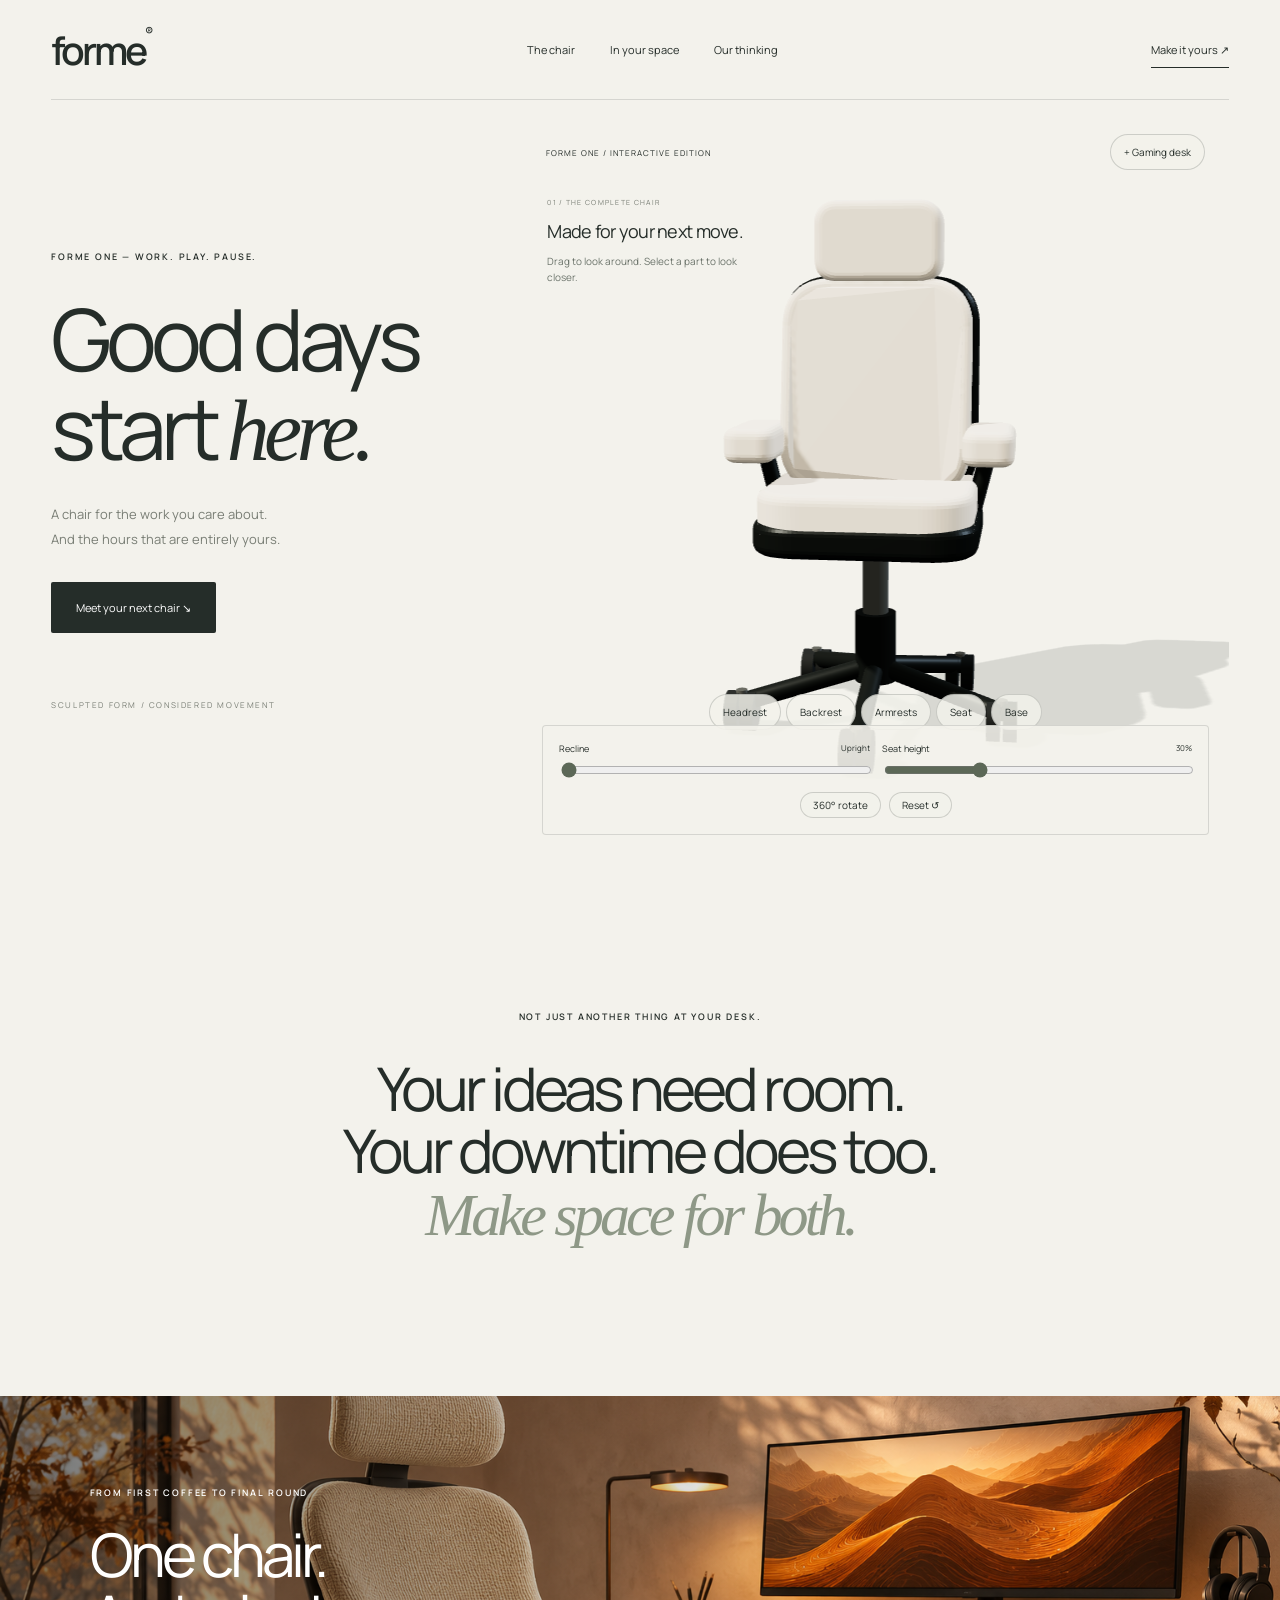
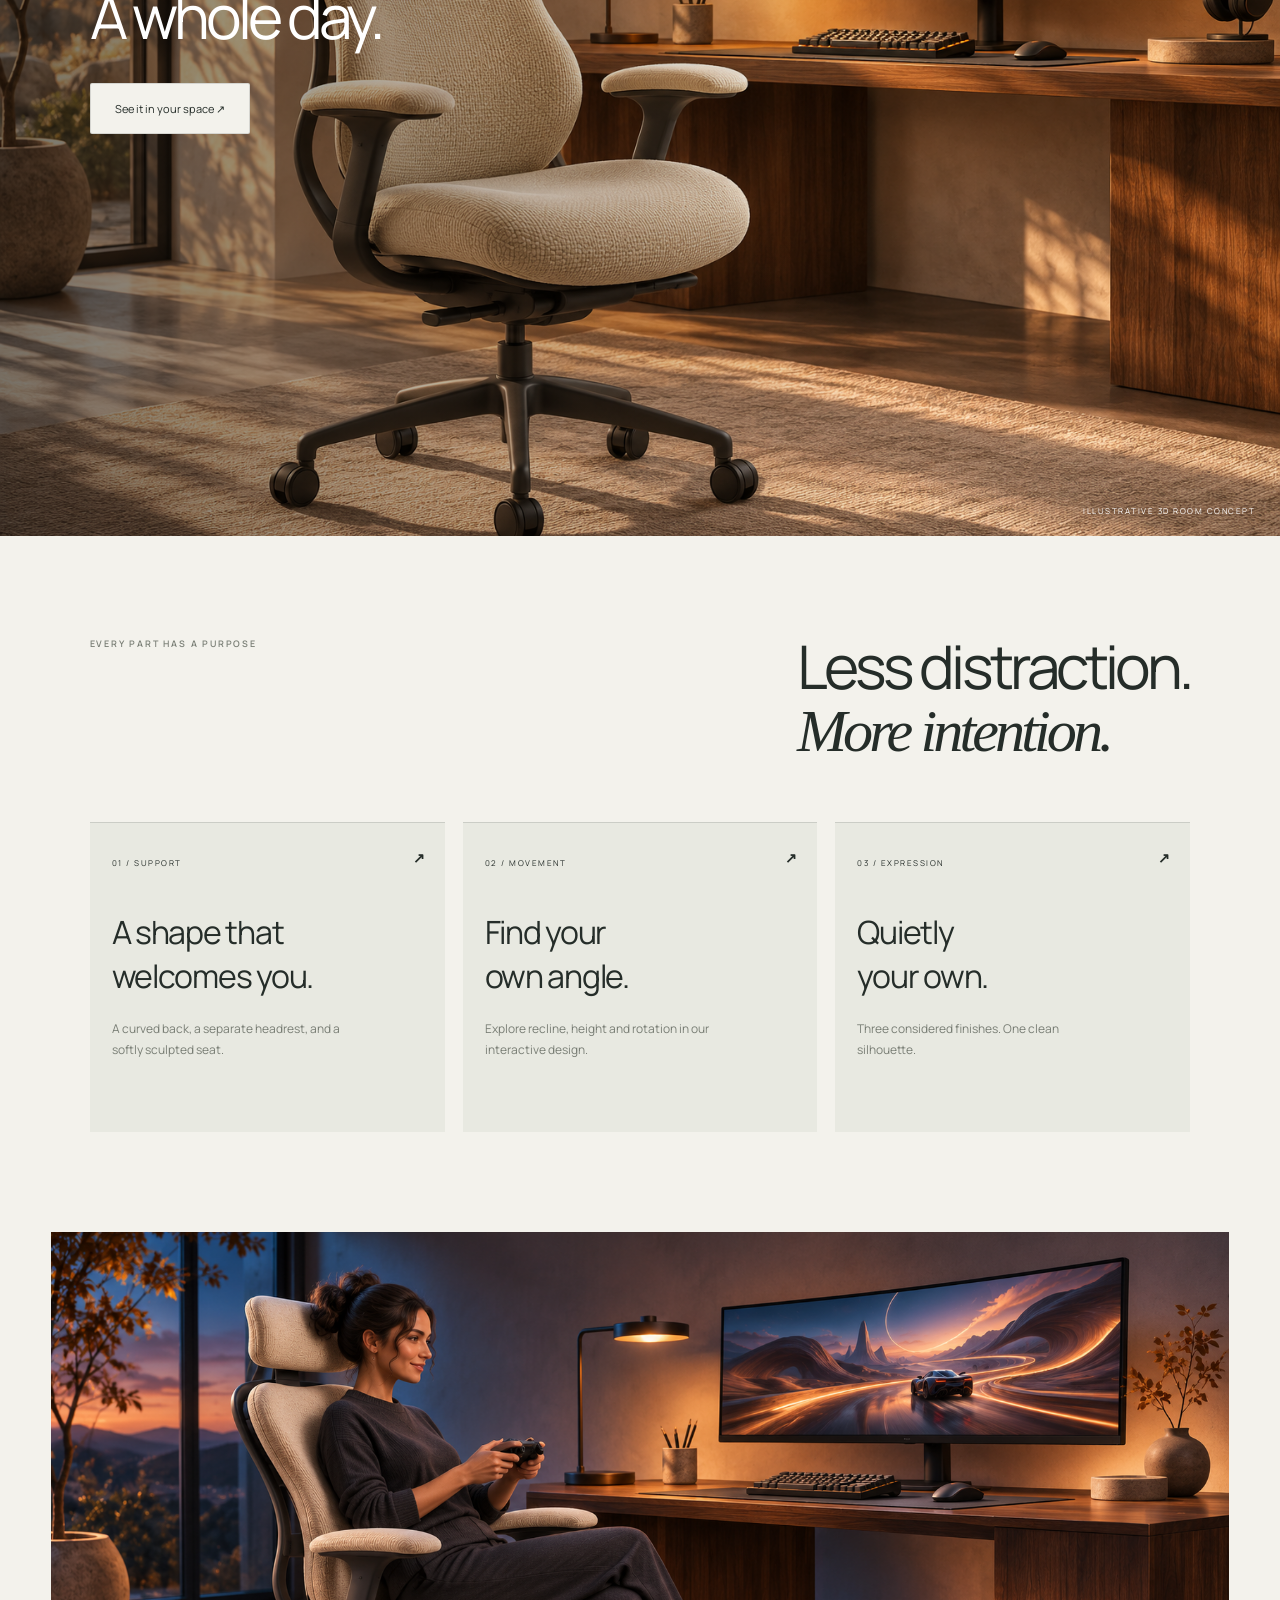
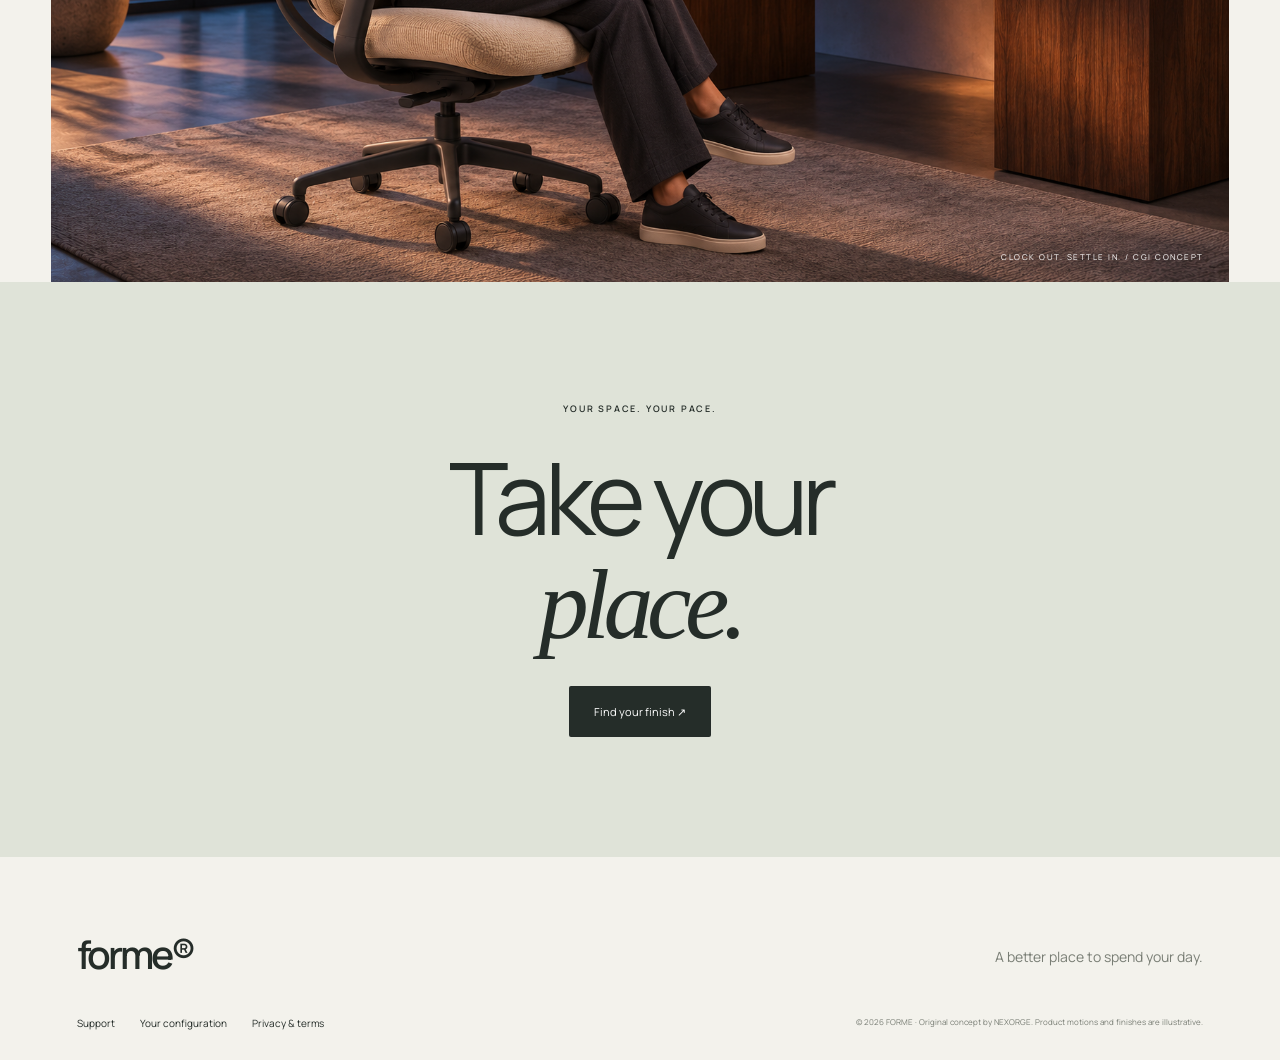
<file: index.html>
<!doctype html><html lang="en"><head><meta charset="utf-8"><meta name="viewport" content="width=device-width,initial-scale=1"><title>FORME — A place for your best work</title><meta name="description" content="FORME One. An interactive chair design for work, play and everything between."><link rel="stylesheet" href="style.css?v=2"><script defer src="assets/three.min.js"></script><script defer src="chair.js?v=2"></script><script defer src="app.js"></script></head><body><a class="skip" href="#main">Skip to content</a><header><a class="brand" href="index.html">forme<span>®</span></a><nav><a href="chair.html">The chair</a><a href="spaces.html">In your space</a><a href="story.html">Our thinking</a></nav><a class="navcta" href="configure.html">Make it yours ↗</a></header><main id="main"><section class="hero"><div class="hero-copy"><p class="eyebrow">FORME ONE — WORK. PLAY. PAUSE.</p><h1>Good days<br>start <em>here.</em></h1><p>A chair for the work you care about. <br>And the hours that are entirely yours.</p><a class="button dark" href="#explore">Meet your next chair ↘</a><span class="micro">SCULPTED FORM / CONSIDERED MOVEMENT</span></div><div id="explore"><div class="viewer"><canvas id="chair-canvas" aria-label="Interactive chair. Drag to rotate. Use the feature buttons and adjustment sliders." tabindex="0"></canvas><div class="view-top"><span>FORME ONE / INTERACTIVE EDITION</span><button id="desk" aria-pressed="false">+ Gaming desk</button></div><div class="feature-note" aria-live="polite"><span id="part-number">01 / THE COMPLETE CHAIR</span><h3 id="part-title">Made for your next move.</h3><p id="part-copy">Drag to look around. Select a part to look closer.</p></div><div class="parts" aria-label="Explore chair parts"><button data-part="head">Headrest</button><button data-part="back">Backrest</button><button data-part="arms">Armrests</button><button data-part="seat">Seat</button><button data-part="base">Base</button></div><div class="adjust"><label>Recline <input id="recline" type="range" min="0" max="32" value="0"><output id="recline-value">Upright</output></label><label>Seat height <input id="height" type="range" min="0" max="100" value="30"><output id="height-value">30%</output></label><div><button id="spin" aria-pressed="false">360° rotate</button><button id="reset">Reset ↺</button></div></div></div></div></section><section class="manifesto reveal"><p class="eyebrow">NOT JUST ANOTHER THING AT YOUR DESK.</p><h2>Your ideas need room.<br>Your downtime does too.<br><em>Make space for both.</em></h2></section><section class="image-story"><img src="assets/studio.png" alt="3D concept of the ivory FORME chair in a warm gaming studio"><div><p class="eyebrow">FROM FIRST COFFEE TO FINAL ROUND</p><h2>One chair.<br>A whole day.</h2><a class="button light" href="spaces.html">See it in your space ↗</a></div><span class="caption">ILLUSTRATIVE 3D ROOM CONCEPT</span></section><section class="section"><div class="section-head"><p class="eyebrow">EVERY PART HAS A PURPOSE</p><h2>Less distraction.<br><em>More intention.</em></h2></div><div class="cards"><a href="chair.html#details"><span>01 / SUPPORT</span><h3>A shape that<br>welcomes you.</h3><p>A curved back, a separate headrest, and a softly sculpted seat.</p><b>↗</b></a><a href="chair.html"><span>02 / MOVEMENT</span><h3>Find your<br>own angle.</h3><p>Explore recline, height and rotation in our interactive design.</p><b>↗</b></a><a href="configure.html"><span>03 / EXPRESSION</span><h3>Quietly<br>your own.</h3><p>Three considered finishes. One clean silhouette.</p><b>↗</b></a></div></section><section class="room-image evening"><img loading="lazy" src="assets/evening.png" alt="3D lifestyle concept of a woman gaming with a controller in the FORME chair"><span class="caption">CLOCK OUT. SETTLE IN. / CGI CONCEPT</span></section><section class="closing"><p class="eyebrow">YOUR SPACE. YOUR PACE.</p><h2>Take your<br><em>place.</em></h2><a class="button dark" href="configure.html">Find your finish ↗</a></section></main><footer><a class="brand" href="index.html">forme®</a><p>A better place to spend your day.</p><div><a href="support.html">Support</a><a href="configure.html">Your configuration</a><a href="privacy.html">Privacy & terms</a></div><small>© 2026 FORME · Original concept by NEXORGE. Product motions and finishes are illustrative.</small></footer></body></html>
</file>
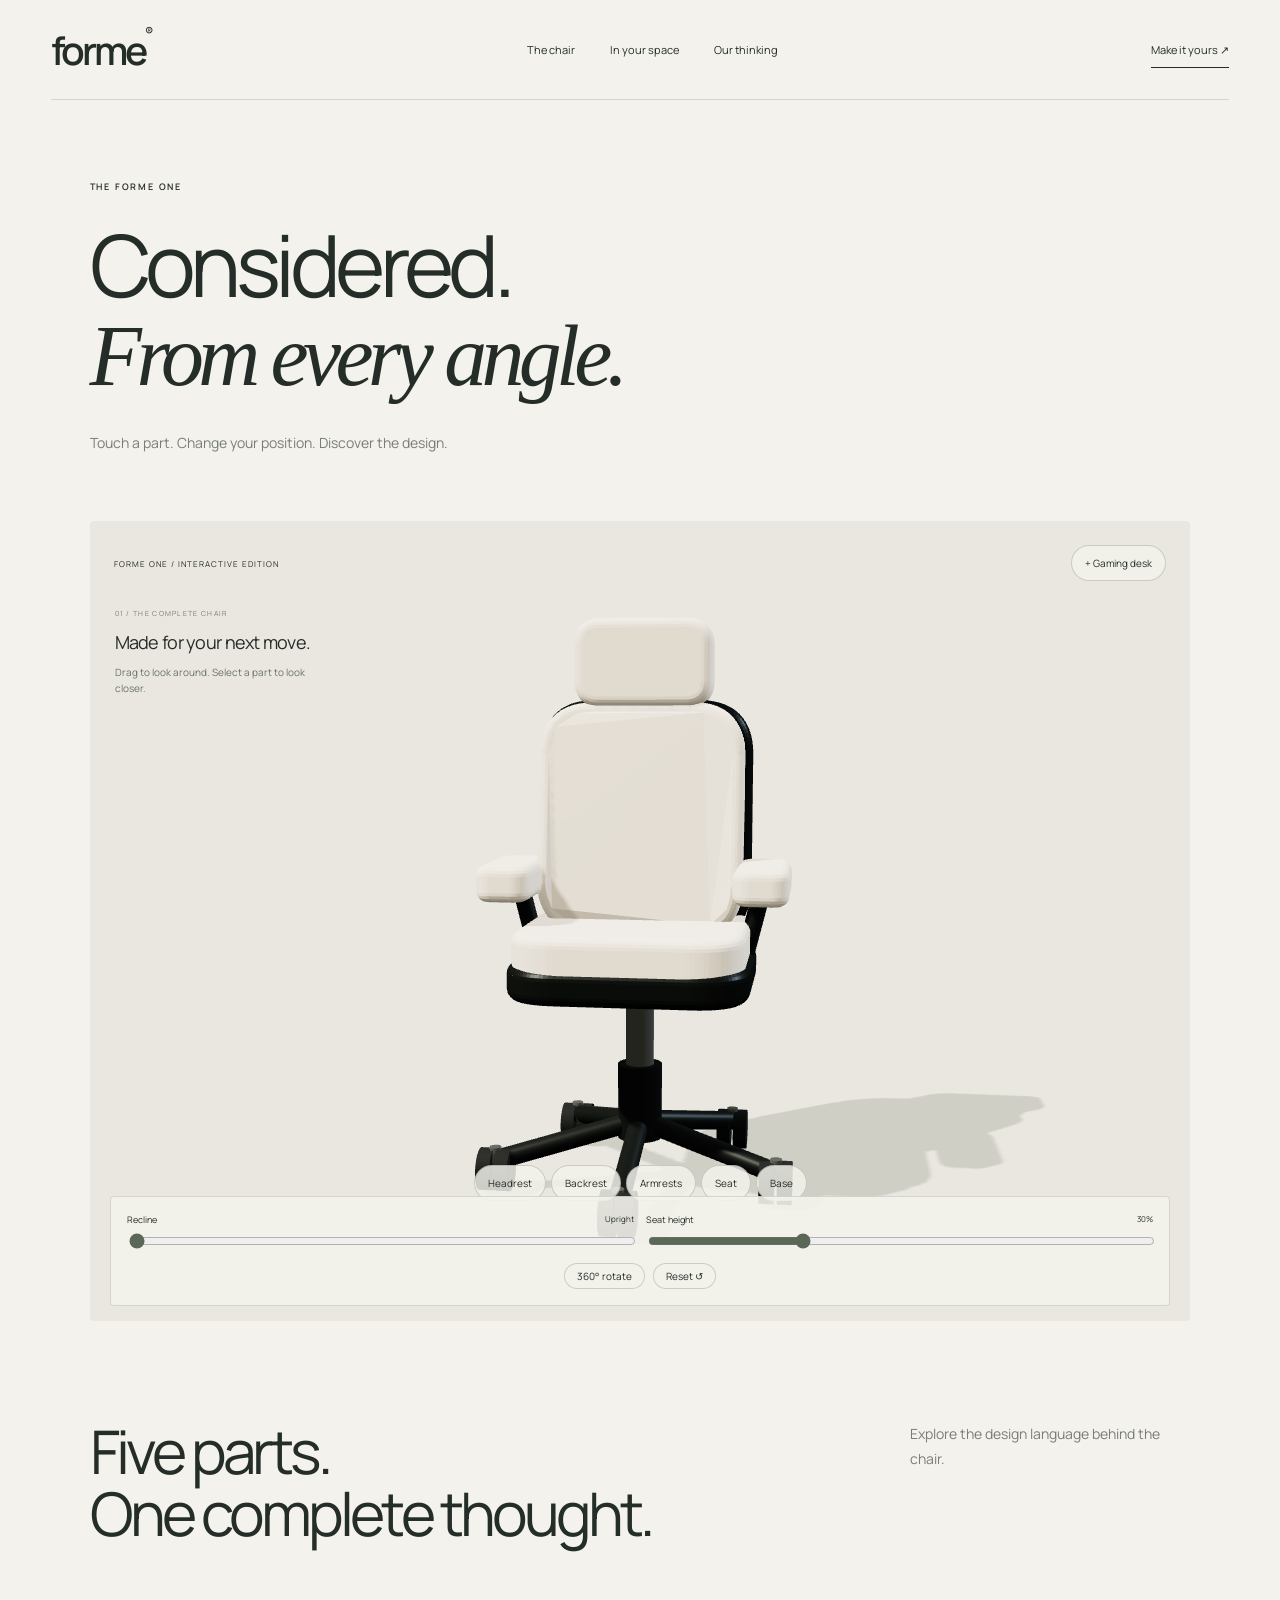
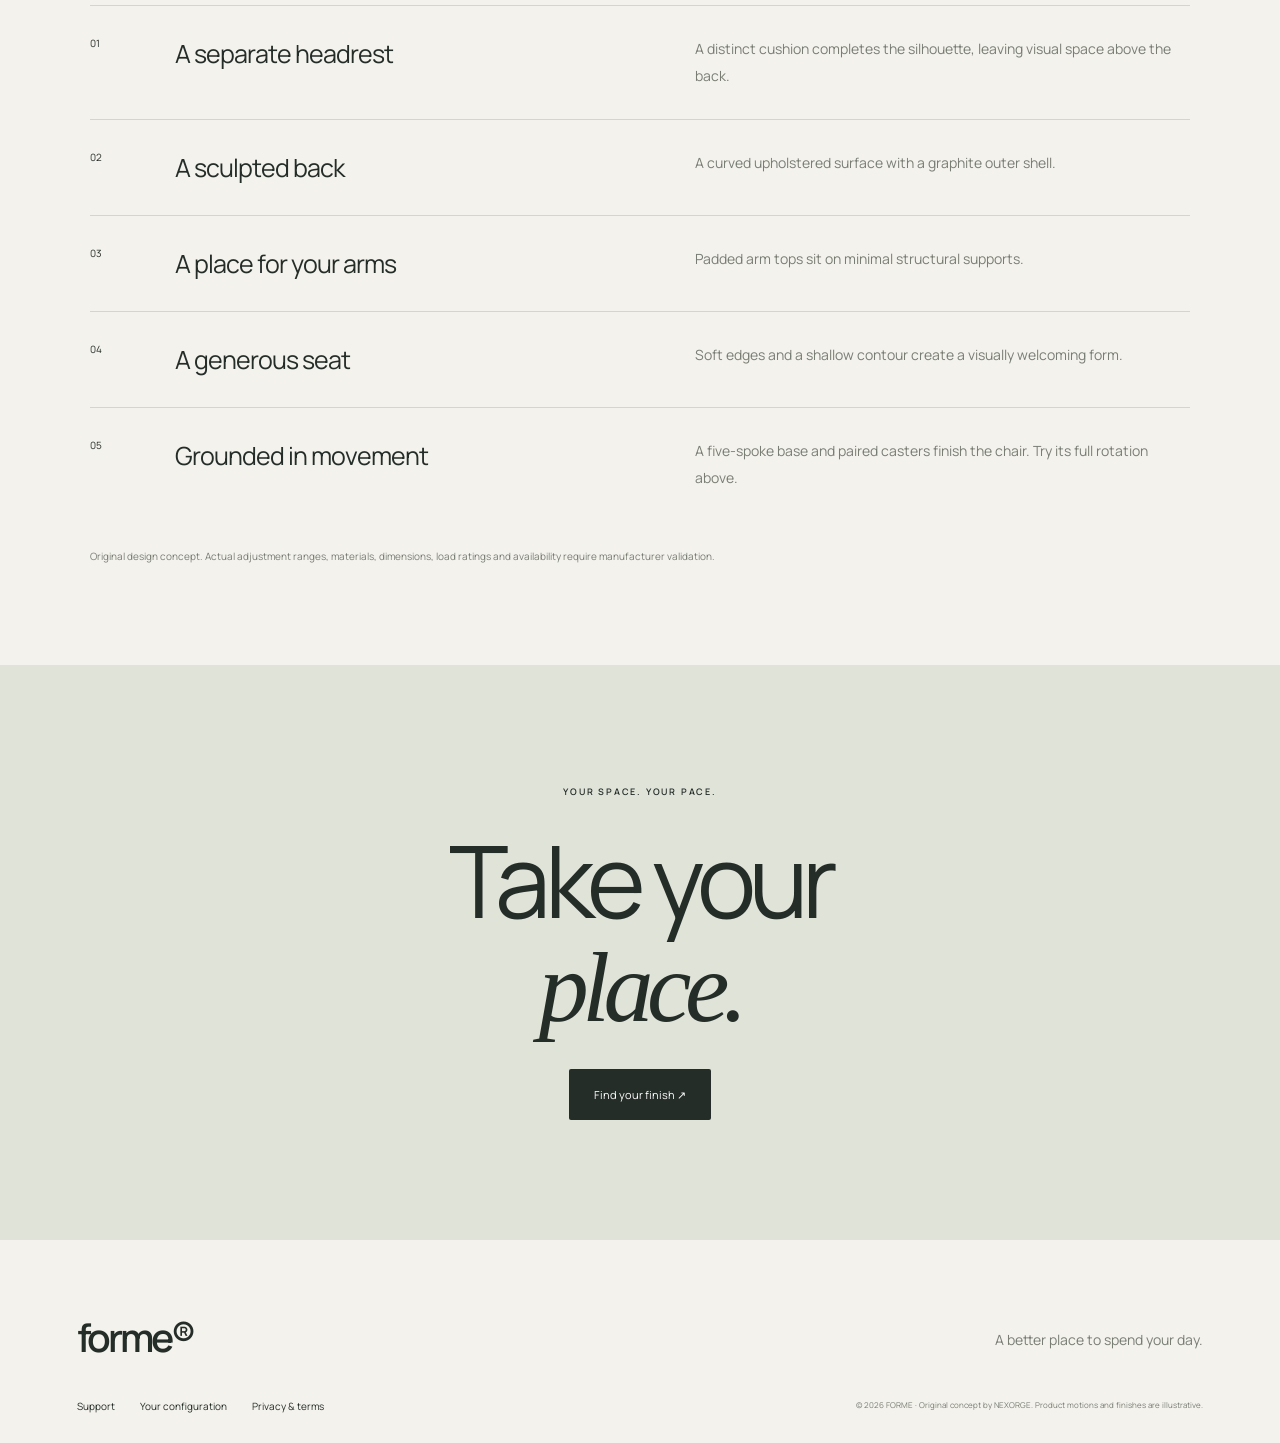
<file: chair.html>
<!doctype html><html lang="en"><head><meta charset="utf-8"><meta name="viewport" content="width=device-width,initial-scale=1"><title>FORME — Explore every detail</title><meta name="description" content="FORME One. An interactive chair design for work, play and everything between."><link rel="stylesheet" href="style.css?v=2"><script defer src="assets/three.min.js"></script><script defer src="chair.js?v=2"></script><script defer src="app.js"></script></head><body><a class="skip" href="#main">Skip to content</a><header><a class="brand" href="index.html">forme<span>®</span></a><nav><a href="chair.html">The chair</a><a href="spaces.html">In your space</a><a href="story.html">Our thinking</a></nav><a class="navcta" href="configure.html">Make it yours ↗</a></header><main id="main"><section class="page-title"><p class="eyebrow">THE FORME ONE</p><h1>Considered.<br><em>From every angle.</em></h1><p>Touch a part. Change your position. Discover the design.</p></section><div class="viewer"><canvas id="chair-canvas" aria-label="Interactive chair. Drag to rotate. Use the feature buttons and adjustment sliders." tabindex="0"></canvas><div class="view-top"><span>FORME ONE / INTERACTIVE EDITION</span><button id="desk" aria-pressed="false">+ Gaming desk</button></div><div class="feature-note" aria-live="polite"><span id="part-number">01 / THE COMPLETE CHAIR</span><h3 id="part-title">Made for your next move.</h3><p id="part-copy">Drag to look around. Select a part to look closer.</p></div><div class="parts" aria-label="Explore chair parts"><button data-part="head">Headrest</button><button data-part="back">Backrest</button><button data-part="arms">Armrests</button><button data-part="seat">Seat</button><button data-part="base">Base</button></div><div class="adjust"><label>Recline <input id="recline" type="range" min="0" max="32" value="0"><output id="recline-value">Upright</output></label><label>Seat height <input id="height" type="range" min="0" max="100" value="30"><output id="height-value">30%</output></label><div><button id="spin" aria-pressed="false">360° rotate</button><button id="reset">Reset ↺</button></div></div></div><section class="section" id="details"><div class="section-head"><h2>Five parts.<br>One complete thought.</h2><p>Explore the design language behind the chair.</p></div><div class="detail-list"><article><span>01</span><h3>A separate headrest</h3><p>A distinct cushion completes the silhouette, leaving visual space above the back.</p></article><article><span>02</span><h3>A sculpted back</h3><p>A curved upholstered surface with a graphite outer shell.</p></article><article><span>03</span><h3>A place for your arms</h3><p>Padded arm tops sit on minimal structural supports.</p></article><article><span>04</span><h3>A generous seat</h3><p>Soft edges and a shallow contour create a visually welcoming form.</p></article><article><span>05</span><h3>Grounded in movement</h3><p>A five-spoke base and paired casters finish the chair. Try its full rotation above.</p></article></div><p class="fine">Original design concept. Actual adjustment ranges, materials, dimensions, load ratings and availability require manufacturer validation.</p></section><section class="closing"><p class="eyebrow">YOUR SPACE. YOUR PACE.</p><h2>Take your<br><em>place.</em></h2><a class="button dark" href="configure.html">Find your finish ↗</a></section></main><footer><a class="brand" href="index.html">forme®</a><p>A better place to spend your day.</p><div><a href="support.html">Support</a><a href="configure.html">Your configuration</a><a href="privacy.html">Privacy & terms</a></div><small>© 2026 FORME · Original concept by NEXORGE. Product motions and finishes are illustrative.</small></footer></body></html>
</file>
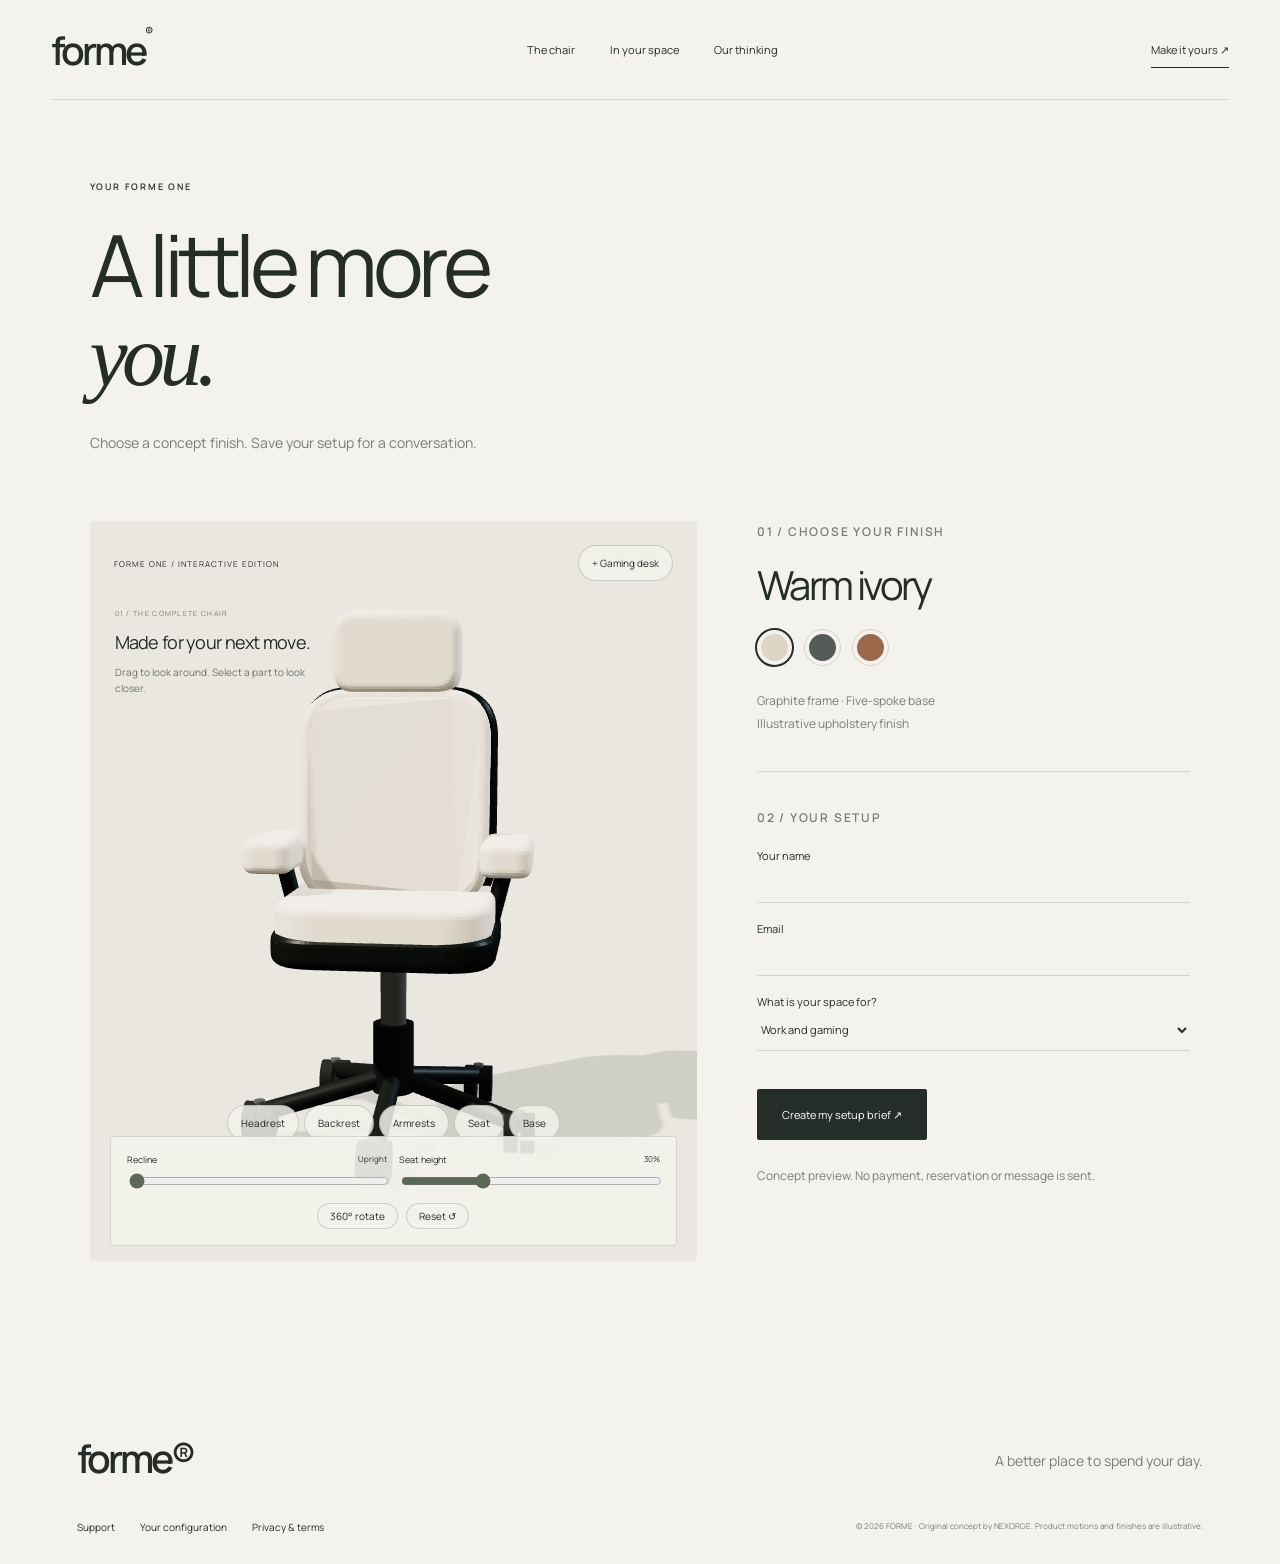
<file: configure.html>
<!doctype html><html lang="en"><head><meta charset="utf-8"><meta name="viewport" content="width=device-width,initial-scale=1"><title>FORME — Make it yours</title><meta name="description" content="FORME One. An interactive chair design for work, play and everything between."><link rel="stylesheet" href="style.css?v=2"><script defer src="assets/three.min.js"></script><script defer src="chair.js?v=2"></script><script defer src="app.js"></script></head><body><a class="skip" href="#main">Skip to content</a><header><a class="brand" href="index.html">forme<span>®</span></a><nav><a href="chair.html">The chair</a><a href="spaces.html">In your space</a><a href="story.html">Our thinking</a></nav><a class="navcta" href="configure.html">Make it yours ↗</a></header><main id="main"><section class="page-title"><p class="eyebrow">YOUR FORME ONE</p><h1>A little more<br><em>you.</em></h1><p>Choose a concept finish. Save your setup for a conversation.</p></section><section class="config-layout"><div class="viewer"><canvas id="chair-canvas" aria-label="Interactive chair. Drag to rotate. Use the feature buttons and adjustment sliders." tabindex="0"></canvas><div class="view-top"><span>FORME ONE / INTERACTIVE EDITION</span><button id="desk" aria-pressed="false">+ Gaming desk</button></div><div class="feature-note" aria-live="polite"><span id="part-number">01 / THE COMPLETE CHAIR</span><h3 id="part-title">Made for your next move.</h3><p id="part-copy">Drag to look around. Select a part to look closer.</p></div><div class="parts" aria-label="Explore chair parts"><button data-part="head">Headrest</button><button data-part="back">Backrest</button><button data-part="arms">Armrests</button><button data-part="seat">Seat</button><button data-part="base">Base</button></div><div class="adjust"><label>Recline <input id="recline" type="range" min="0" max="32" value="0"><output id="recline-value">Upright</output></label><label>Seat height <input id="height" type="range" min="0" max="100" value="30"><output id="height-value">30%</output></label><div><button id="spin" aria-pressed="false">360° rotate</button><button id="reset">Reset ↺</button></div></div></div><div class="config-panel"><p class="eyebrow">01 / CHOOSE YOUR FINISH</p><h2 id="finish-name">Warm ivory</h2><div class="swatches"><button data-color="#ded5c5" data-name="Warm ivory" aria-label="Warm ivory" aria-pressed="true" style="--swatch:#ded5c5"></button><button data-color="#555b59" data-name="Graphite" aria-label="Graphite" aria-pressed="false" style="--swatch:#555b59"></button><button data-color="#9b684b" data-name="Saddle" aria-label="Saddle" aria-pressed="false" style="--swatch:#9b684b"></button></div><p>Graphite frame · Five-spoke base<br>Illustrative upholstery finish</p><hr><p class="eyebrow">02 / YOUR SETUP</p><form id="enquiry"><label>Your name<input name="name" autocomplete="name" required></label><label>Email<input name="email" type="email" autocomplete="email" required></label><label>What is your space for?<select name="use"><option>Work and gaming</option><option>Creative studio</option><option>Home office</option></select></label><button class="button dark" type="submit">Create my setup brief ↗</button></form><p class="fine">Concept preview. No payment, reservation or message is sent.</p><div id="brief" hidden><h3>Your setup is ready.</h3><pre></pre><button id="download" class="button">Download brief ↓</button></div></div></section></main><footer><a class="brand" href="index.html">forme®</a><p>A better place to spend your day.</p><div><a href="support.html">Support</a><a href="configure.html">Your configuration</a><a href="privacy.html">Privacy & terms</a></div><small>© 2026 FORME · Original concept by NEXORGE. Product motions and finishes are illustrative.</small></footer></body></html>
</file>
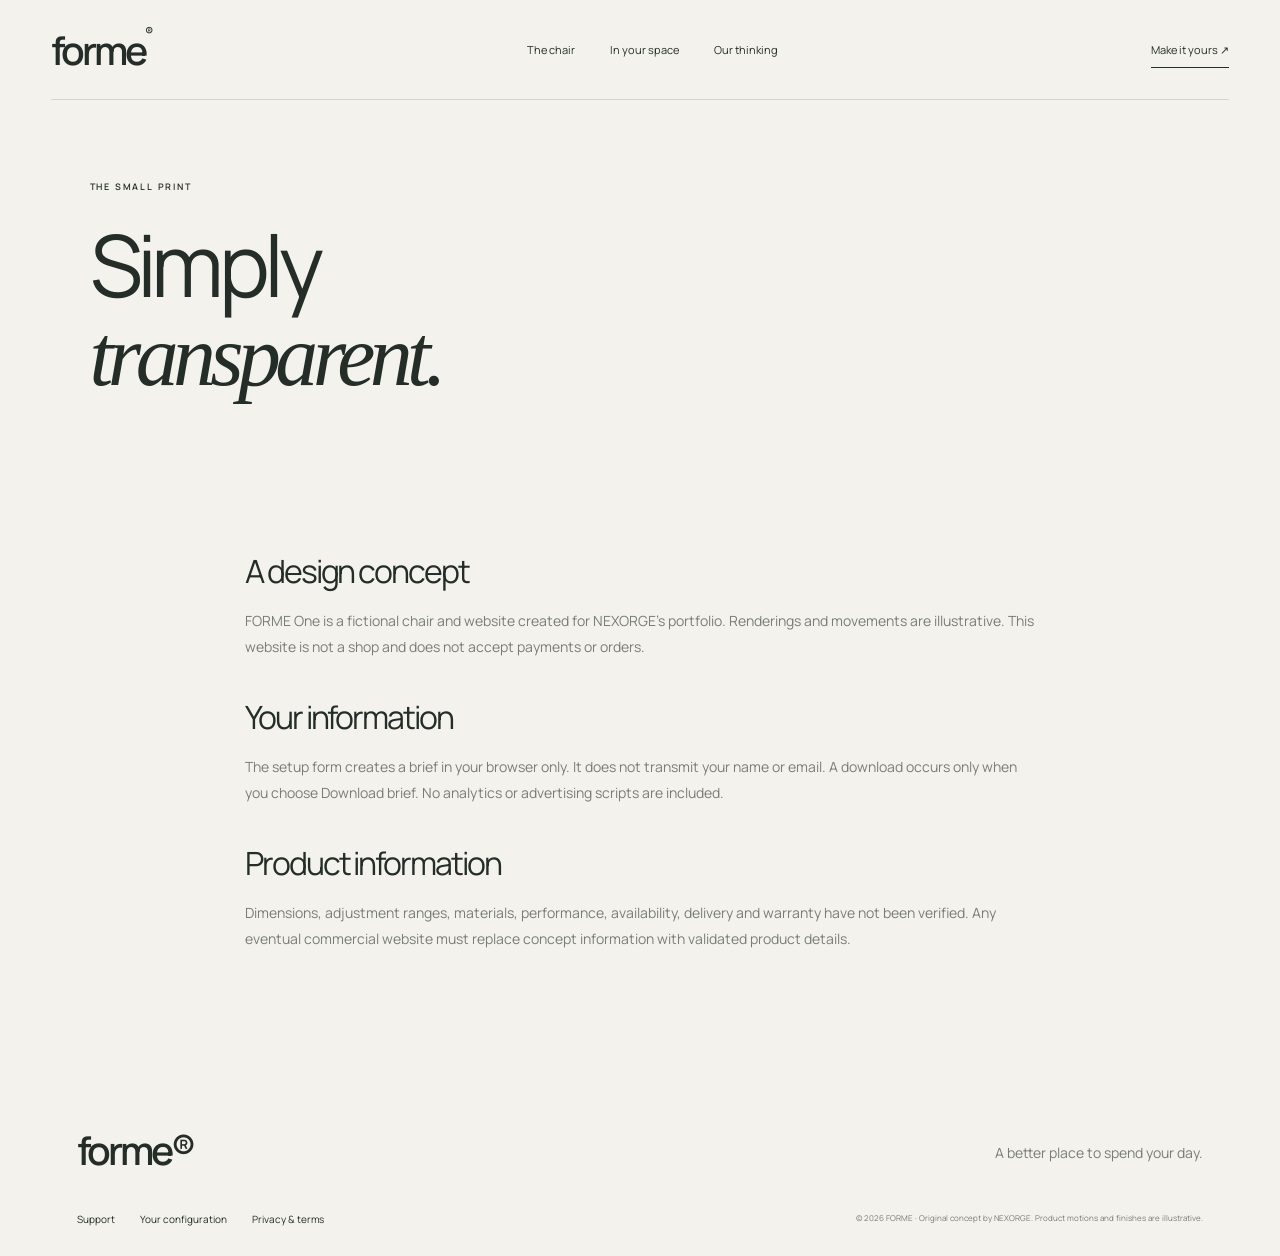
<file: privacy.html>
<!doctype html><html lang="en"><head><meta charset="utf-8"><meta name="viewport" content="width=device-width,initial-scale=1"><title>FORME — Privacy and concept terms</title><meta name="description" content="FORME One. An interactive chair design for work, play and everything between."><link rel="stylesheet" href="style.css?v=2"><script defer src="assets/three.min.js"></script><script defer src="chair.js?v=2"></script><script defer src="app.js"></script></head><body><a class="skip" href="#main">Skip to content</a><header><a class="brand" href="index.html">forme<span>®</span></a><nav><a href="chair.html">The chair</a><a href="spaces.html">In your space</a><a href="story.html">Our thinking</a></nav><a class="navcta" href="configure.html">Make it yours ↗</a></header><main id="main"><section class="page-title"><p class="eyebrow">THE SMALL PRINT</p><h1>Simply<br><em>transparent.</em></h1></section><section class="prose"><h2>A design concept</h2><p>FORME One is a fictional chair and website created for NEXORGE’s portfolio. Renderings and movements are illustrative. This website is not a shop and does not accept payments or orders.</p><h2>Your information</h2><p>The setup form creates a brief in your browser only. It does not transmit your name or email. A download occurs only when you choose Download brief. No analytics or advertising scripts are included.</p><h2>Product information</h2><p>Dimensions, adjustment ranges, materials, performance, availability, delivery and warranty have not been verified. Any eventual commercial website must replace concept information with validated product details.</p></section></main><footer><a class="brand" href="index.html">forme®</a><p>A better place to spend your day.</p><div><a href="support.html">Support</a><a href="configure.html">Your configuration</a><a href="privacy.html">Privacy & terms</a></div><small>© 2026 FORME · Original concept by NEXORGE. Product motions and finishes are illustrative.</small></footer></body></html>
</file>
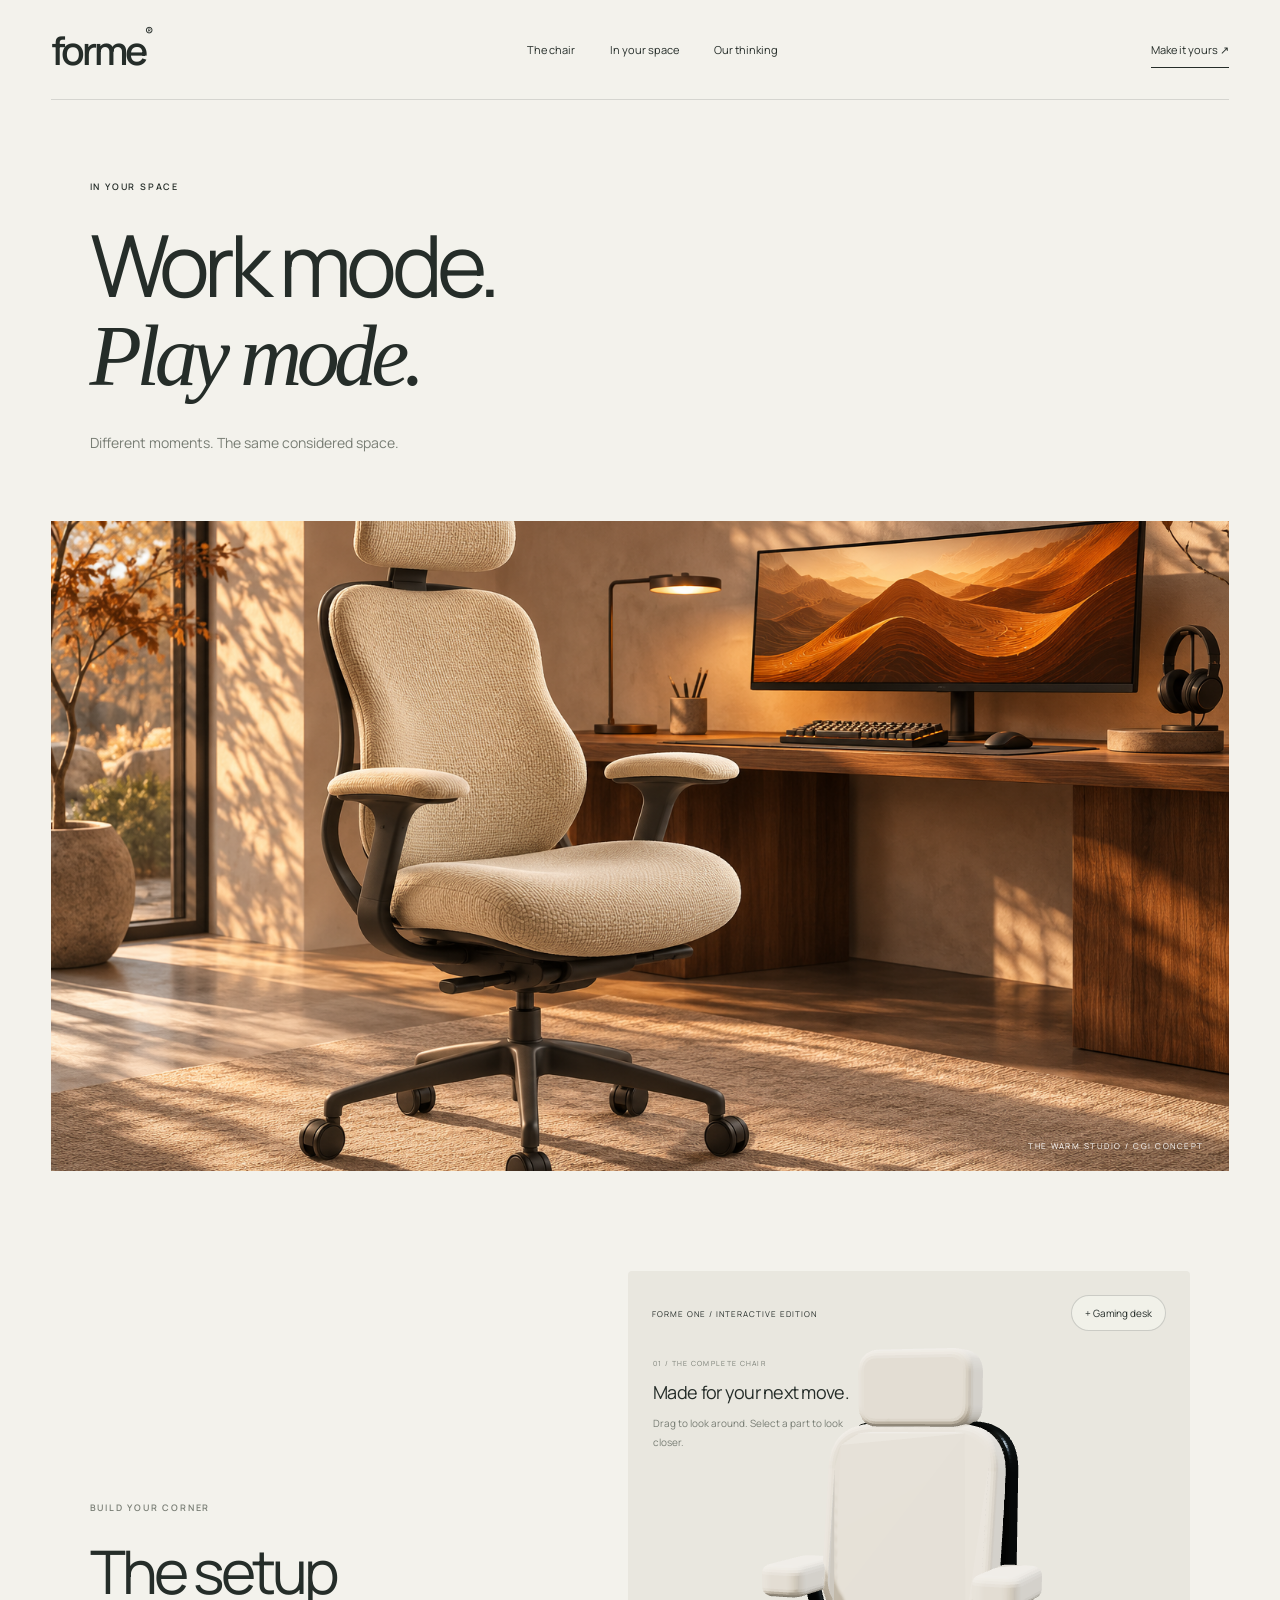
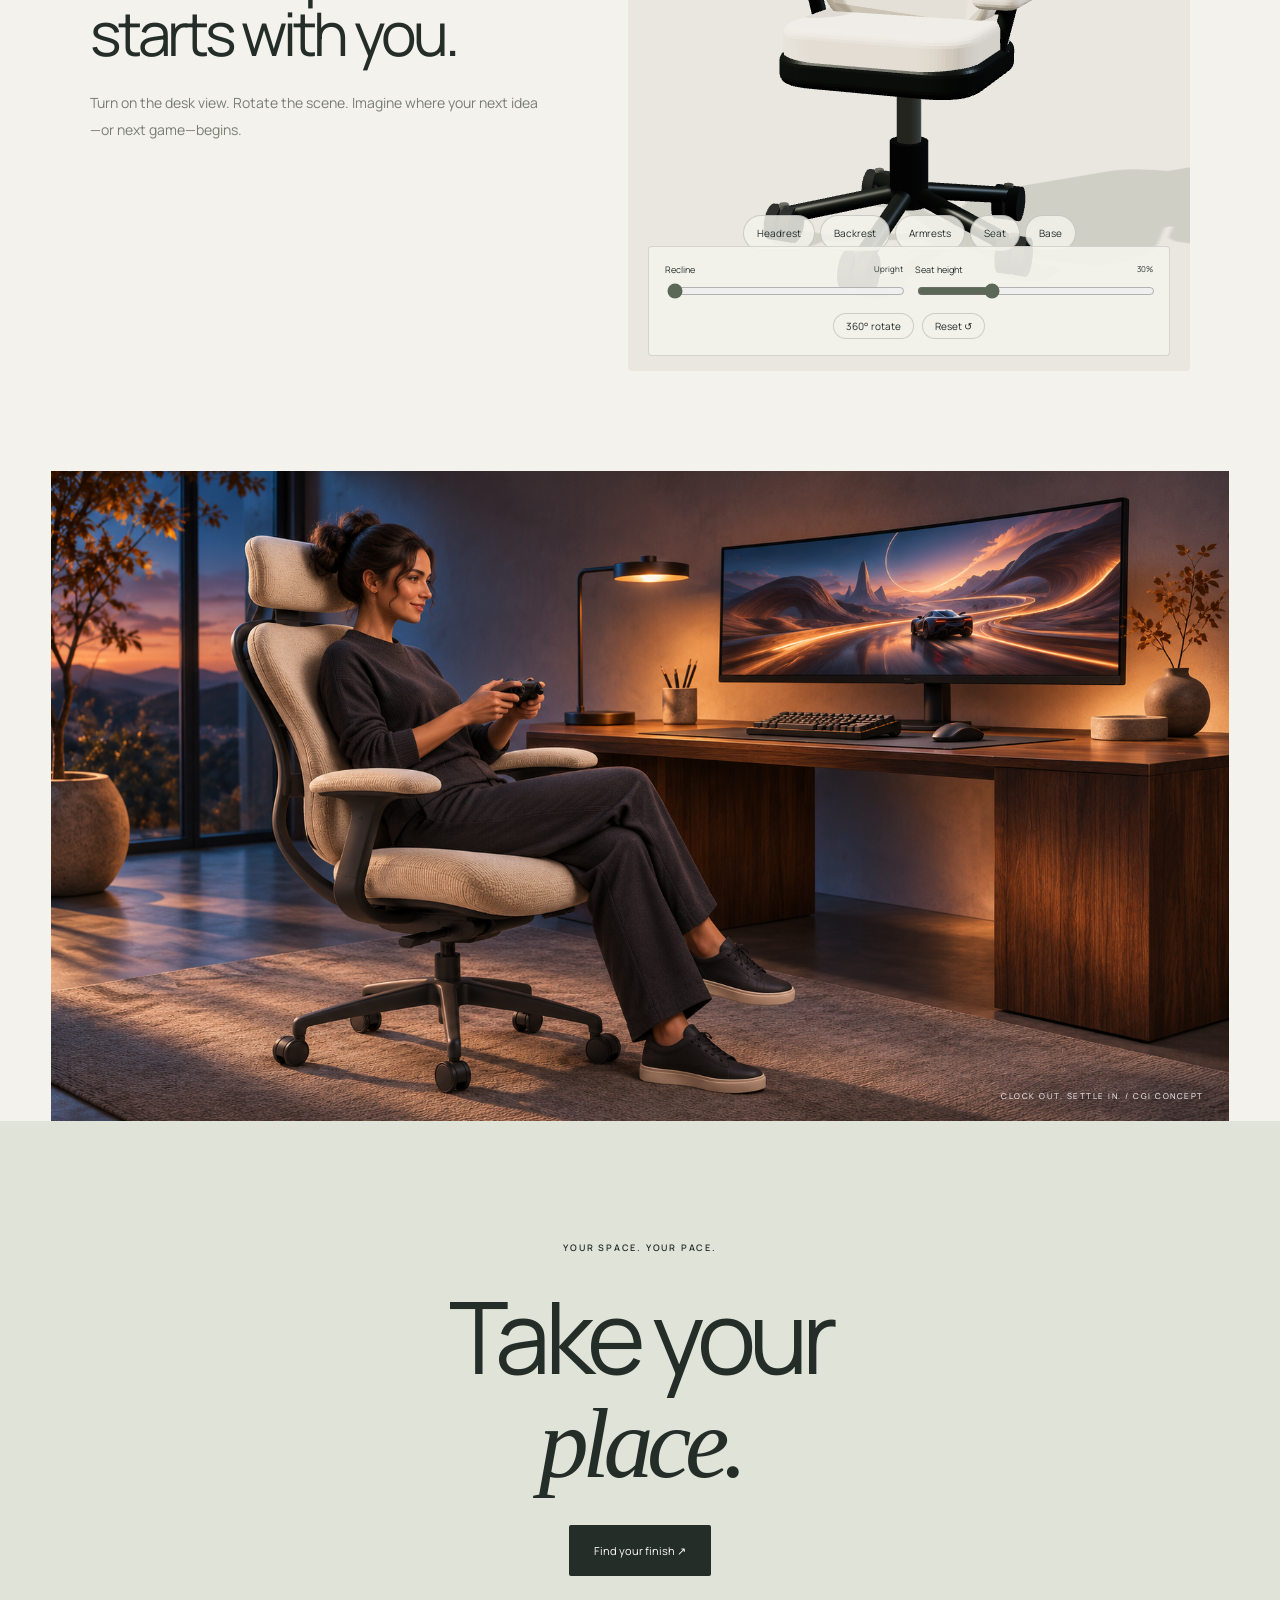
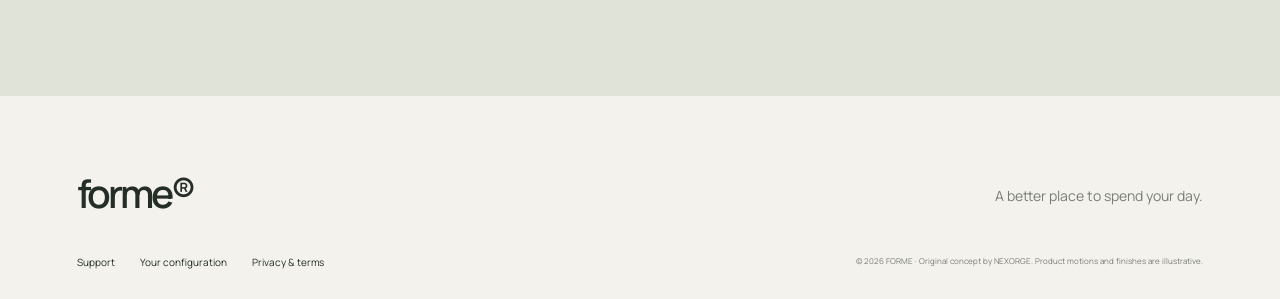
<file: spaces.html>
<!doctype html><html lang="en"><head><meta charset="utf-8"><meta name="viewport" content="width=device-width,initial-scale=1"><title>FORME — Make room for your day</title><meta name="description" content="FORME One. An interactive chair design for work, play and everything between."><link rel="stylesheet" href="style.css?v=2"><script defer src="assets/three.min.js"></script><script defer src="chair.js?v=2"></script><script defer src="app.js"></script></head><body><a class="skip" href="#main">Skip to content</a><header><a class="brand" href="index.html">forme<span>®</span></a><nav><a href="chair.html">The chair</a><a href="spaces.html">In your space</a><a href="story.html">Our thinking</a></nav><a class="navcta" href="configure.html">Make it yours ↗</a></header><main id="main"><section class="page-title"><p class="eyebrow">IN YOUR SPACE</p><h1>Work mode.<br><em>Play mode.</em></h1><p>Different moments. The same considered space.</p></section><section class="room-image"><img src="assets/studio.png" alt="3D rendering of FORME One with a gaming desk"><span class="caption">THE WARM STUDIO / CGI CONCEPT</span></section><section class="section split"><div><p class="eyebrow">BUILD YOUR CORNER</p><h2>The setup<br>starts with you.</h2><p>Turn on the desk view. Rotate the scene. Imagine where your next idea—or next game—begins.</p></div><div class="viewer"><canvas id="chair-canvas" aria-label="Interactive chair. Drag to rotate. Use the feature buttons and adjustment sliders." tabindex="0"></canvas><div class="view-top"><span>FORME ONE / INTERACTIVE EDITION</span><button id="desk" aria-pressed="false">+ Gaming desk</button></div><div class="feature-note" aria-live="polite"><span id="part-number">01 / THE COMPLETE CHAIR</span><h3 id="part-title">Made for your next move.</h3><p id="part-copy">Drag to look around. Select a part to look closer.</p></div><div class="parts" aria-label="Explore chair parts"><button data-part="head">Headrest</button><button data-part="back">Backrest</button><button data-part="arms">Armrests</button><button data-part="seat">Seat</button><button data-part="base">Base</button></div><div class="adjust"><label>Recline <input id="recline" type="range" min="0" max="32" value="0"><output id="recline-value">Upright</output></label><label>Seat height <input id="height" type="range" min="0" max="100" value="30"><output id="height-value">30%</output></label><div><button id="spin" aria-pressed="false">360° rotate</button><button id="reset">Reset ↺</button></div></div></div></section><section class="room-image evening"><img loading="lazy" src="assets/evening.png" alt="3D lifestyle concept of a woman gaming with a controller in the FORME chair"><span class="caption">CLOCK OUT. SETTLE IN. / CGI CONCEPT</span></section><section class="closing"><p class="eyebrow">YOUR SPACE. YOUR PACE.</p><h2>Take your<br><em>place.</em></h2><a class="button dark" href="configure.html">Find your finish ↗</a></section></main><footer><a class="brand" href="index.html">forme®</a><p>A better place to spend your day.</p><div><a href="support.html">Support</a><a href="configure.html">Your configuration</a><a href="privacy.html">Privacy & terms</a></div><small>© 2026 FORME · Original concept by NEXORGE. Product motions and finishes are illustrative.</small></footer></body></html>
</file>
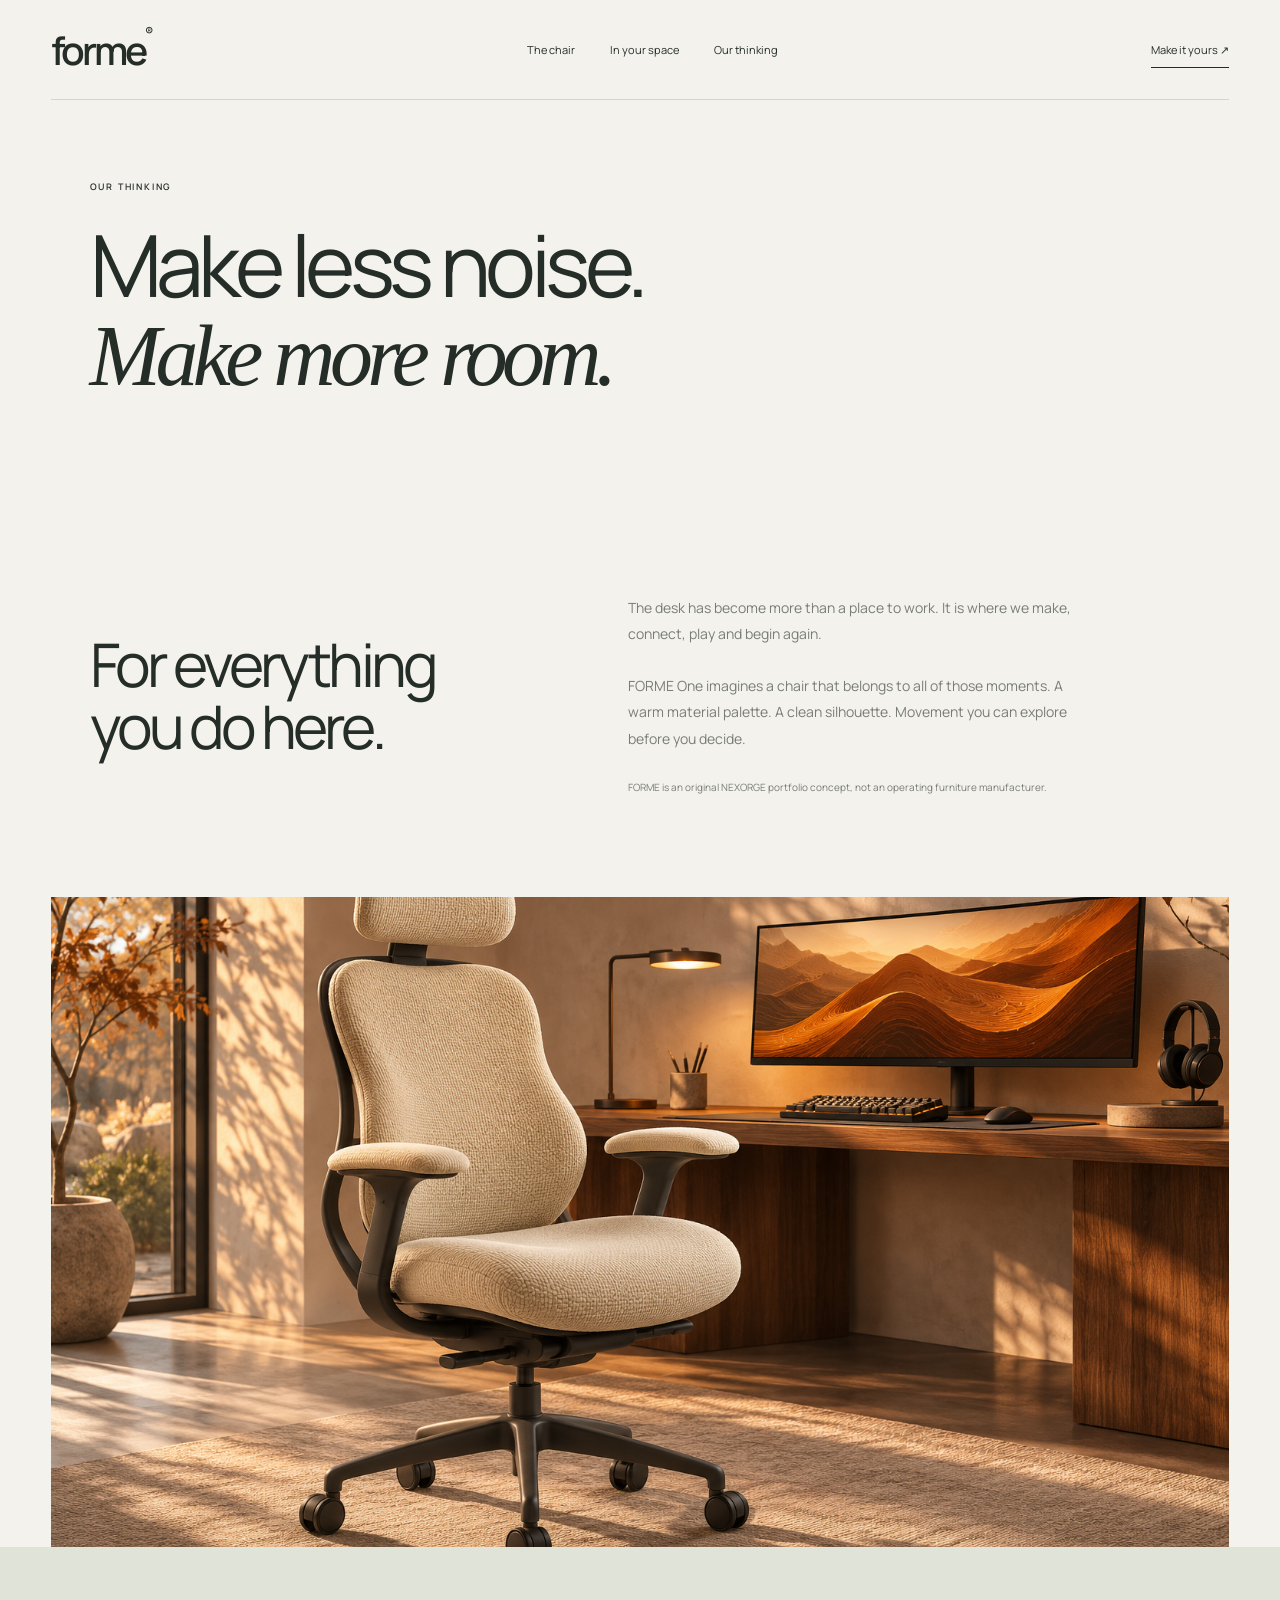
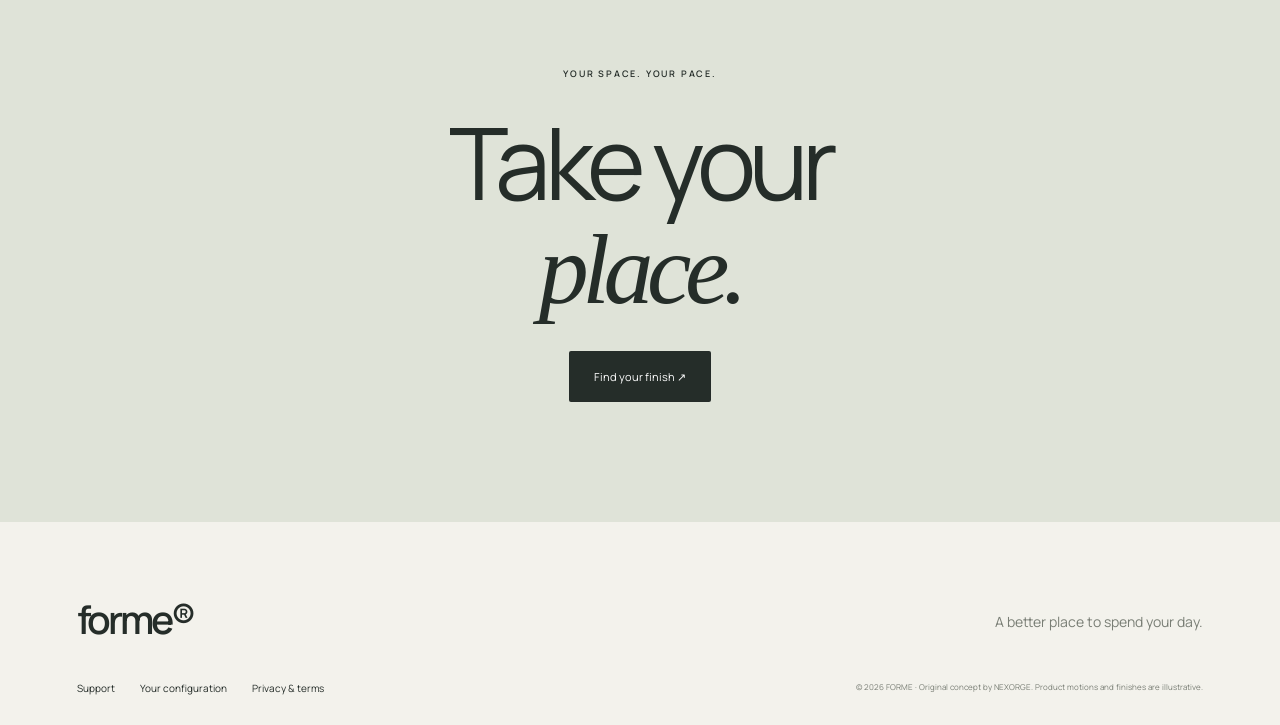
<file: story.html>
<!doctype html><html lang="en"><head><meta charset="utf-8"><meta name="viewport" content="width=device-width,initial-scale=1"><title>FORME — A quieter kind of design</title><meta name="description" content="FORME One. An interactive chair design for work, play and everything between."><link rel="stylesheet" href="style.css?v=2"><script defer src="assets/three.min.js"></script><script defer src="chair.js?v=2"></script><script defer src="app.js"></script></head><body><a class="skip" href="#main">Skip to content</a><header><a class="brand" href="index.html">forme<span>®</span></a><nav><a href="chair.html">The chair</a><a href="spaces.html">In your space</a><a href="story.html">Our thinking</a></nav><a class="navcta" href="configure.html">Make it yours ↗</a></header><main id="main"><section class="page-title"><p class="eyebrow">OUR THINKING</p><h1>Make less noise.<br><em>Make more room.</em></h1></section><section class="section split"><h2>For everything<br>you do here.</h2><div><p class="body-copy">The desk has become more than a place to work. It is where we make, connect, play and begin again.</p><p class="body-copy">FORME One imagines a chair that belongs to all of those moments. A warm material palette. A clean silhouette. Movement you can explore before you decide.</p><p class="fine">FORME is an original NEXORGE portfolio concept, not an operating furniture manufacturer.</p></div></section><section class="room-image"><img src="assets/studio.png" alt="Warm contemporary desk and chair concept"></section><section class="closing"><p class="eyebrow">YOUR SPACE. YOUR PACE.</p><h2>Take your<br><em>place.</em></h2><a class="button dark" href="configure.html">Find your finish ↗</a></section></main><footer><a class="brand" href="index.html">forme®</a><p>A better place to spend your day.</p><div><a href="support.html">Support</a><a href="configure.html">Your configuration</a><a href="privacy.html">Privacy & terms</a></div><small>© 2026 FORME · Original concept by NEXORGE. Product motions and finishes are illustrative.</small></footer></body></html>
</file>
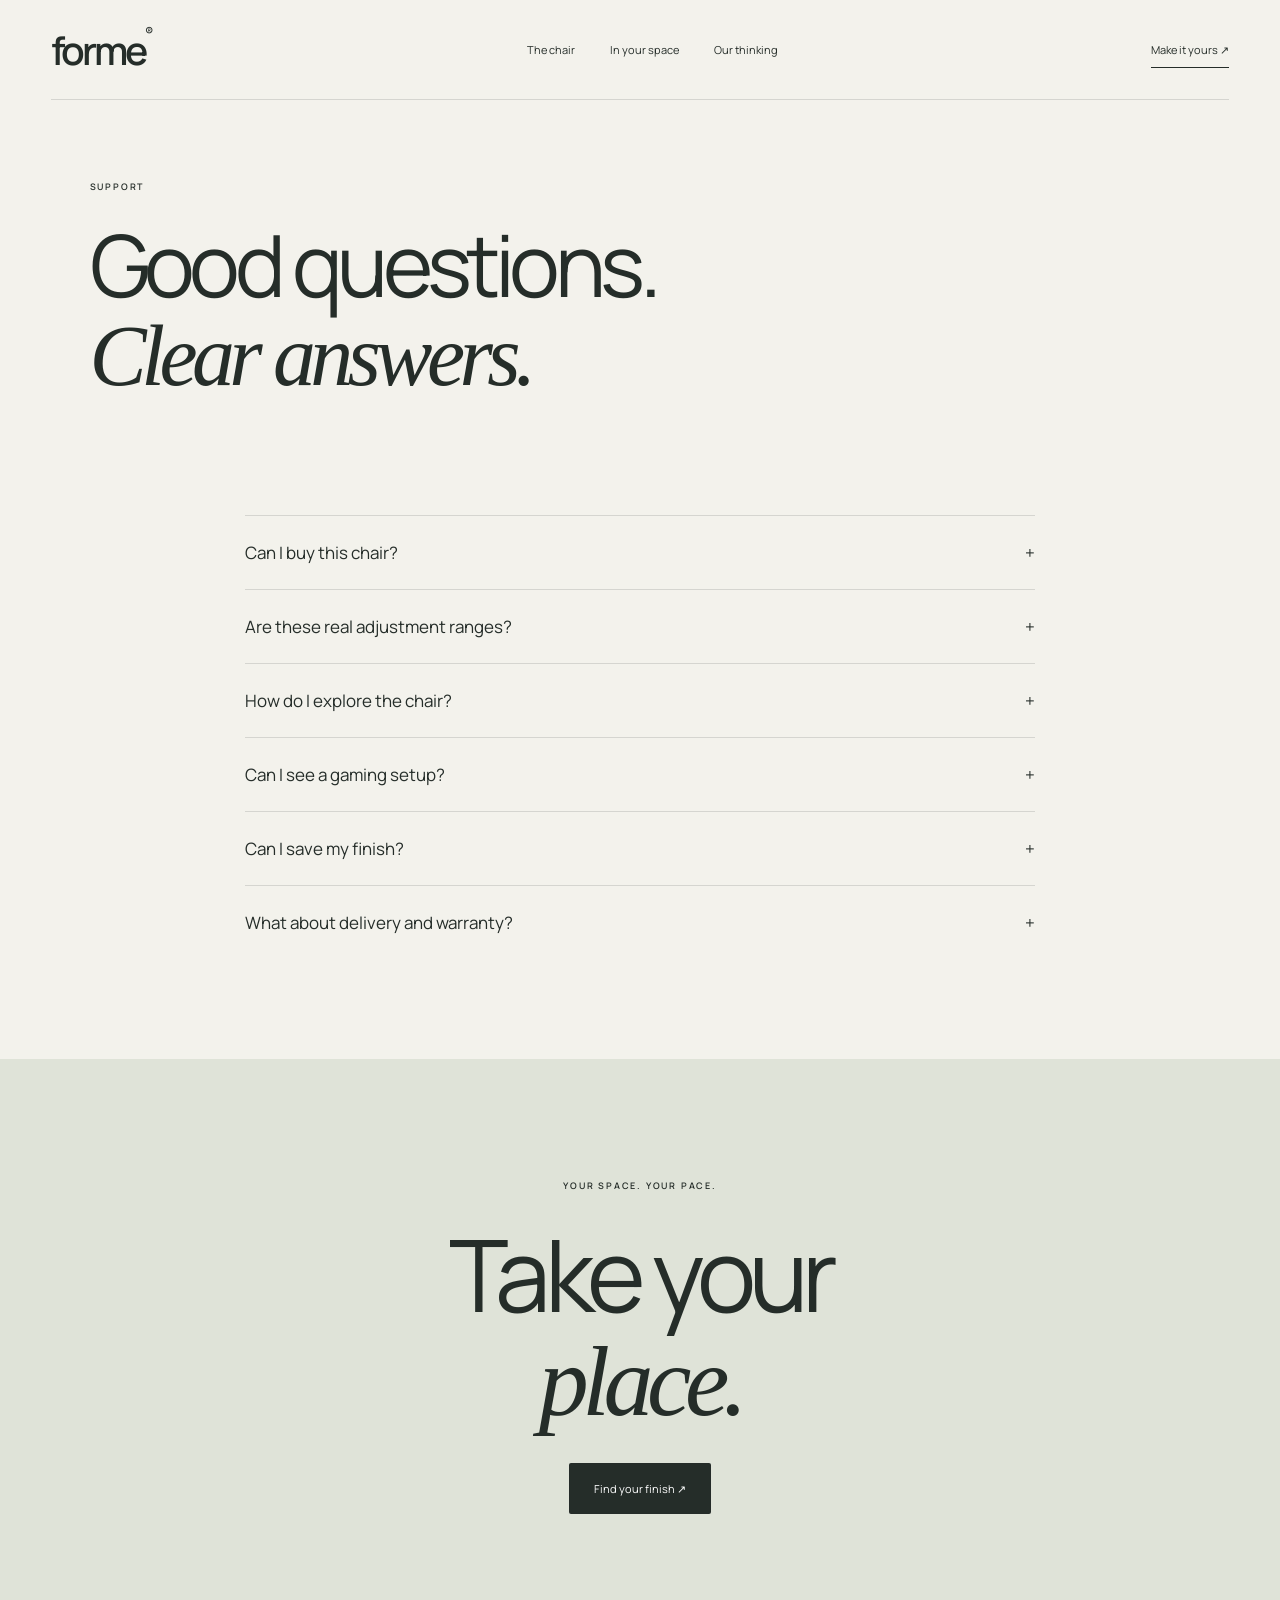
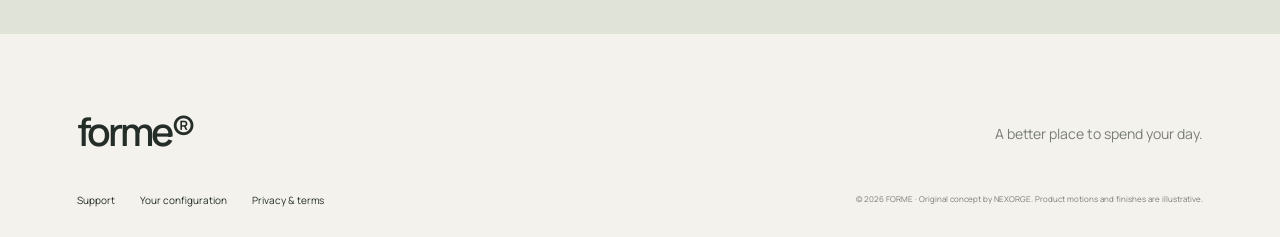
<file: support.html>
<!doctype html><html lang="en"><head><meta charset="utf-8"><meta name="viewport" content="width=device-width,initial-scale=1"><title>FORME — A few useful answers</title><meta name="description" content="FORME One. An interactive chair design for work, play and everything between."><link rel="stylesheet" href="style.css?v=2"><script defer src="assets/three.min.js"></script><script defer src="chair.js?v=2"></script><script defer src="app.js"></script></head><body><a class="skip" href="#main">Skip to content</a><header><a class="brand" href="index.html">forme<span>®</span></a><nav><a href="chair.html">The chair</a><a href="spaces.html">In your space</a><a href="story.html">Our thinking</a></nav><a class="navcta" href="configure.html">Make it yours ↗</a></header><main id="main"><section class="page-title"><p class="eyebrow">SUPPORT</p><h1>Good questions.<br><em>Clear answers.</em></h1></section><section class="faq"><details><summary>Can I buy this chair?<span>+</span></summary><p>This is an original portfolio concept. Pricing, stock and checkout are not available.</p></details><details><summary>Are these real adjustment ranges?<span>+</span></summary><p>The controls demonstrate a design idea, not certified product specifications. Confirm all ranges with a manufacturer before production or purchase.</p></details><details><summary>How do I explore the chair?<span>+</span></summary><p>Drag the chair or use left/right arrow keys to rotate. Click a part or its named button to highlight it. Use the sliders to recline and raise the seat.</p></details><details><summary>Can I see a gaming setup?<span>+</span></summary><p>Select Gaming desk in the viewer to add a desk, monitor and keyboard to the live 3D scene.</p></details><details><summary>Can I save my finish?<span>+</span></summary><p>Choose your finish on Make it yours and create a downloadable setup brief. Nothing is sent to a server.</p></details><details><summary>What about delivery and warranty?<span>+</span></summary><p>Delivery, returns and warranty terms would need to be supplied by the eventual seller. No commercial promises are made in this concept.</p></details></section><section class="closing"><p class="eyebrow">YOUR SPACE. YOUR PACE.</p><h2>Take your<br><em>place.</em></h2><a class="button dark" href="configure.html">Find your finish ↗</a></section></main><footer><a class="brand" href="index.html">forme®</a><p>A better place to spend your day.</p><div><a href="support.html">Support</a><a href="configure.html">Your configuration</a><a href="privacy.html">Privacy & terms</a></div><small>© 2026 FORME · Original concept by NEXORGE. Product motions and finishes are illustrative.</small></footer></body></html>
</file>
<file: style.css>
@font-face{font-family:Manrope;src:url(assets/manrope-400.ttf)}@font-face{font-family:Manrope;src:url(assets/manrope-600.ttf);font-weight:600}:root{--paper:#f3f2ec;--ink:#252d29;--muted:#797e75;--line:#252d2925}*{box-sizing:border-box}html{scroll-behavior:smooth}body{margin:0;background:var(--paper);color:var(--ink);font:14px Manrope,Arial,sans-serif}a{color:inherit;text-decoration:none}button,input,select{font:inherit}button,a,input,select{touch-action:manipulation}button{cursor:pointer;color:inherit}a:focus-visible,button:focus-visible,input:focus-visible,select:focus-visible,canvas:focus-visible{outline:2px solid #a5754b;outline-offset:4px}header{height:100px;margin:0 4%;display:flex;align-items:center;justify-content:space-between;border-bottom:1px solid var(--line)}.brand{font-size:39px;letter-spacing:-3px;font-weight:600}.brand span{font-size:13px;vertical-align:top;letter-spacing:0}nav{display:flex;gap:35px;font-size:11px}.navcta{font-size:11px;border-bottom:1px solid;padding:10px 0}.skip{position:absolute;left:10px;top:-50px}.skip:focus{top:10px;z-index:100;background:white}h1,h2,h3,p{margin:0}h1,h2{font-weight:400;letter-spacing:-.065em;line-height:1.03}h1{font-size:clamp(62px,6.7vw,104px)}h2{font-size:clamp(42px,4.7vw,72px)}em{font-family:Georgia,serif;font-weight:400}h3{font-size:25px;font-weight:400;letter-spacing:-.04em}.eyebrow{font-size:9px;letter-spacing:1.8px;font-weight:600}.hero{display:grid;grid-template-columns:40% 60%;min-height:760px;padding:0 4%;align-items:center}.hero-copy{position:relative;z-index:2;padding:50px 0}.hero-copy h1{margin:32px 0 26px}.hero-copy>p:not(.eyebrow){color:var(--muted);line-height:1.9;font-size:13px}.button{display:inline-flex;padding:17px 24px;border:1px solid var(--line);border-radius:2px;font-size:11px;gap:30px;transition:transform .3s,background .3s}.button:hover{transform:translateY(-3px)}.dark{background:var(--ink);color:#fff}.light{background:var(--paper);color:var(--ink)}.hero-copy .button{margin:30px 0}.micro{display:block;font-size:8px;letter-spacing:1.6px;color:var(--muted);margin-top:36px}.viewer{height:740px;position:relative;overflow:hidden;background:#e9e7df;border-radius:4px}#chair-canvas{display:block;width:100%;height:100%;touch-action:pan-y;cursor:grab}.view-top{position:absolute;top:24px;left:24px;right:24px;display:flex;align-items:center;justify-content:space-between;gap:15px;font-size:8px;letter-spacing:1px;pointer-events:none}.view-top button{pointer-events:auto}.viewer button{border:1px solid #252d2930;background:#f3f2ecd9;border-radius:40px;padding:10px 13px;font-size:10px}.viewer button[aria-pressed=true]{background:#252d29;color:white}.feature-note{position:absolute;left:25px;top:80px;max-width:200px;pointer-events:none}.feature-note>span{font-size:7px;letter-spacing:1.3px;color:var(--muted)}.feature-note h3{font-size:18px;margin:10px 0}.feature-note p{font-size:10px;line-height:1.6;color:#6c746b}.parts{position:absolute;bottom:120px;left:15px;right:15px;display:flex;justify-content:center;gap:5px;flex-wrap:wrap}.adjust{position:absolute;bottom:15px;left:20px;right:20px;padding:16px;display:grid;grid-template-columns:1fr 1fr;gap:12px;background:#f3f2ece8;border:1px solid var(--line);border-radius:4px}.adjust label{font-size:9px;display:grid;grid-template-columns:1fr auto;gap:5px}.adjust input{grid-column:1/-1;width:100%;accent-color:#5c6857}.adjust output{font-size:8px;grid-row:1;grid-column:2}.adjust>div{grid-column:1/-1;display:flex;justify-content:center;gap:8px}.adjust button{padding:5px 12px}.manifesto{text-align:center;padding:150px 20px}.manifesto h2{margin-top:35px}.manifesto em{color:#8e9887}.image-story{position:relative;height:740px;overflow:hidden}.image-story img,.room-image img{width:100%;height:100%;object-fit:cover}.image-story:after{content:'';position:absolute;inset:0;background:linear-gradient(90deg,#0008,transparent 70%)}.image-story>div{position:absolute;z-index:1;top:90px;left:7%;color:white}.image-story h2{margin:25px 0 35px}.caption{position:absolute;bottom:20px;right:25px;color:#fff;font-size:8px;letter-spacing:1.5px;z-index:2}.section{padding:100px 7%}.section-head{display:flex;justify-content:space-between;gap:30px;align-items:start;margin-bottom:60px}.section-head p{max-width:280px;color:var(--muted);line-height:1.8}.cards{display:grid;grid-template-columns:repeat(3,1fr);gap:18px}.cards a{position:relative;min-height:310px;border-top:1px solid var(--line);padding:28px 22px;background:#e8e9e1;transition:transform .4s}.cards a:hover{transform:translateY(-8px)}.cards span{font-size:8px;letter-spacing:1.5px}.cards h3{font-size:32px;margin:40px 0 20px}.cards p{color:var(--muted);font-size:12px;line-height:1.8;max-width:250px}.cards b{position:absolute;right:20px;top:25px}.closing{text-align:center;padding:120px 20px;background:#dfe3d8}.closing h2{font-size:100px;margin:30px 0}.closing .button{margin:0}footer{padding:70px 6% 30px;display:grid;grid-template-columns:1fr 1fr;gap:35px}footer>p{color:var(--muted);text-align:right;padding-top:20px}footer>div{display:flex;gap:25px;font-size:10px}footer small{font-size:8px;text-align:right;color:var(--muted)}.page-title{padding:80px 7% 65px}.page-title h1{margin:28px 0}.page-title>p:last-child:not(.eyebrow){color:var(--muted);max-width:500px;line-height:1.9}.page-title+.viewer{margin:0 7%;height:800px}.detail-list article{display:grid;grid-template-columns:60px 1fr 1fr;gap:25px;padding:30px 0;border-top:1px solid var(--line)}.detail-list span{font-size:10px}.detail-list p,.body-copy{line-height:1.9;color:var(--muted)}.fine{font-size:10px;line-height:1.8;color:var(--muted);margin-top:25px}.room-image{height:650px;margin:0 4%;position:relative;overflow:hidden}.split{display:grid;grid-template-columns:1fr 1.2fr;gap:70px;align-items:center}.split h2{margin:25px 0}.split p{line-height:1.9;max-width:450px;color:var(--muted)}.split .viewer{height:700px}.body-copy{margin-bottom:25px}.config-layout{display:grid;grid-template-columns:1.4fr 1fr;gap:60px;padding:0 7% 100px}.config-panel h2{font-size:40px;margin:20px 0}.config-panel p{line-height:1.9;color:var(--muted);font-size:12px}.swatches{display:flex;gap:13px;margin:25px 0}.swatches button{background:var(--swatch);width:35px;height:35px;border:4px solid var(--paper);outline:1px solid var(--line);border-radius:50%}.swatches button[aria-pressed=true]{outline:2px solid var(--ink)}hr{border:0;border-top:1px solid var(--line);margin:35px 0}form label{display:block;font-size:11px;margin:18px 0}form input,form select{display:block;width:100%;border:0;border-bottom:1px solid var(--line);background:transparent;padding:12px 0;color:var(--ink)}form .button{margin-top:20px}pre{font:11px/1.8 Manrope;white-space:pre-wrap}#brief{margin-top:30px;padding:20px;background:#e3e7db}.faq,.prose{max-width:850px;margin:0 auto;padding:20px 30px 100px}details{border-top:1px solid var(--line);padding:25px 0}summary{cursor:pointer;list-style:none;display:flex;justify-content:space-between;font-size:17px}details p,.prose p{line-height:1.9;color:var(--muted);margin-top:20px}.prose h2{font-size:32px;margin-top:40px}.reveal{opacity:0;transform:translateY(30px);transition:opacity 1s,transform 1s}.reveal.visible{opacity:1;transform:none}@media(max-width:900px){nav{gap:15px}.hero{grid-template-columns:1fr;padding:0 5%}.hero-copy{padding:60px 0 30px}.hero-copy h1{font-size:83px}.micro{display:none}.viewer{height:680px}.hero #explore{margin:0 -5.5%}.hero-copy>p br{display:none}.hero-copy .button{margin-bottom:10px}.manifesto{padding:90px 20px}.image-story{height:600px}.image-story>div{top:40px}.cards{grid-template-columns:1fr}.cards a{min-height:250px}.cards h3{margin:25px 0}.section-head,.split,.config-layout{display:block}.section-head h2{margin-top:25px}.split .viewer{margin-top:40px}.config-panel{margin-top:40px}.detail-list article{grid-template-columns:30px 1fr}.detail-list p{grid-column:2}.room-image{height:450px}footer{display:block}footer p,footer small{text-align:left;display:block;margin:25px 0}footer>div{flex-wrap:wrap}.closing h2{font-size:80px}.page-title+.viewer{margin:0;height:680px}.config-layout{padding:0 5% 70px}}@media(max-width:550px){header{height:85px}.brand{font-size:33px}nav{display:none}.hero-copy h1{font-size:72px}.feature-note{max-width:145px;top:65px;left:15px}.feature-note h3{font-size:15px}.feature-note p{font-size:9px}.view-top{left:15px;right:15px}.view-top>span{font-size:6px}.parts{bottom:145px;gap:4px}.viewer button{font-size:9px;padding:8px 10px}.adjust{bottom:12px;left:12px;right:12px}.adjust button{padding:5px 12px}.section{padding:70px 6%}.page-title{padding:60px 6%}.page-title h1{font-size:53px}.image-story{height:550px}.image-story img{object-position:35%}.room-image img{object-position:35%}.config-layout .viewer{height:680px}.closing{padding:80px 20px}}@media(prefers-reduced-motion:reduce){html{scroll-behavior:auto}*,*:before,*:after{transition:none!important}.reveal{opacity:1;transform:none}}

@media(max-width:550px){header{flex-wrap:wrap;height:112px;padding:12px 0}header nav{display:flex;order:3;width:100%;justify-content:center;gap:30px;font-size:10px}.viewer{height:740px}.parts{bottom:145px}}

/* Keep the hero copy and interactive chair on one continuous surface. */
.hero .viewer{background:transparent;border-radius:0}
</file>
